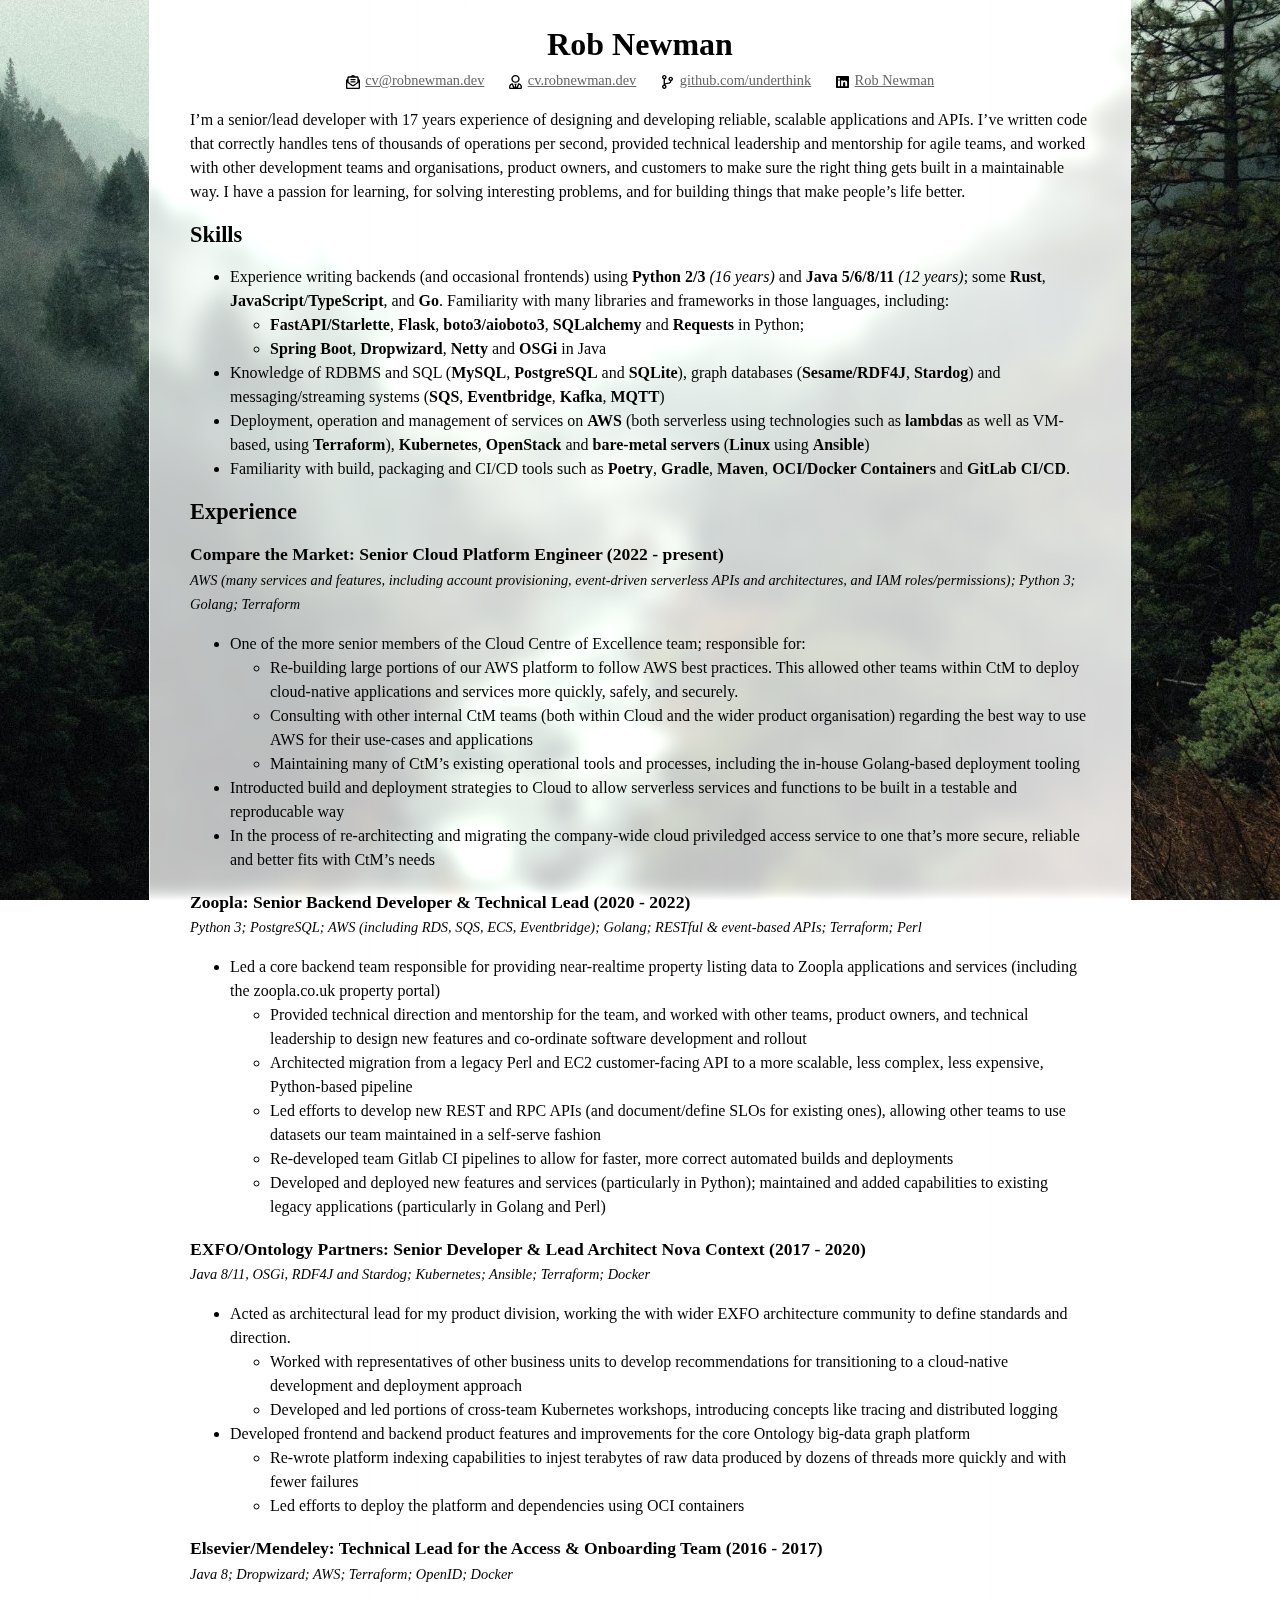
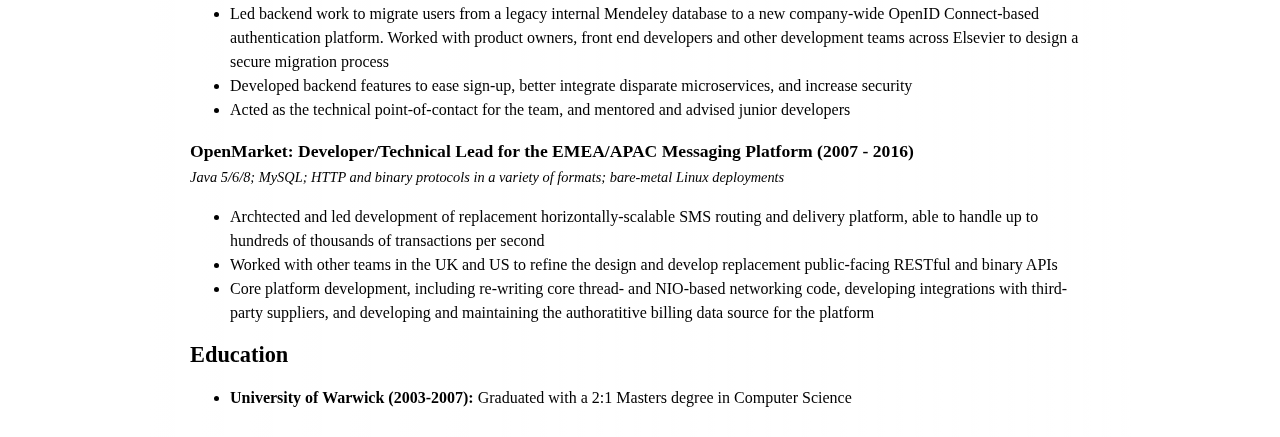
<file: index.html>
<!doctype html>
<html lang="en">

<head>
    <meta charset="utf-8">
    <title>Rob Newman: CV</title>

    <link href="https://fonts.googleapis.com/css2?family=Lato:wght@400;700&display=swap" rel="stylesheet">

    <link rel="stylesheet" href="r/general.css" />
    <link rel="stylesheet" href="r/display.css" media="screen" />
</head>

<body>

<div class="background">
    <div id="content">
    <h1 id="rob-newman">Rob Newman</h1>
    <h2 id="links">Links</h2>
    <ul>
    <li><a href="mailto:cv@robnewman.dev" class="mail">cv@robnewman.dev</a></li>
    <li><a href="http://cv.robnewman.dev/" class="cv">cv.robnewman.dev</a></li>
    <li><a href="https://github.com/underthink" class="git">github.com/underthink</a></li>
    <li><a href="https://www.linkedin.com/in/rob-newman-b65299b5/" class="linkedin">Rob Newman</a></li>
    </ul>
    <h2 id="summary">Summary</h2>
    <p>I’m a senior/lead developer with 17 years experience of designing and developing reliable, scalable applications and APIs. I’ve written code that correctly handles tens of thousands of operations per second, provided technical leadership and mentorship for agile teams, and worked with other development teams and organisations, product owners, and customers to make sure the right thing gets built in a maintainable way. I have a passion for learning, for solving interesting problems, and for building things that make people’s life better.</p>
    <h2 id="skills">Skills</h2>
    <ul>
    <li>Experience writing backends (and occasional frontends) using <strong>Python 2/3</strong> <em>(16 years)</em> and <strong>Java 5/6/8/11</strong> <em>(12 years)</em>; some <strong>Rust</strong>, <strong>JavaScript</strong>/<strong>TypeScript</strong>, and <strong>Go</strong>. Familiarity with many libraries and frameworks in those languages, including:
    <ul>
    <li><strong>FastAPI/Starlette</strong>, <strong>Flask</strong>, <strong>boto3/aioboto3</strong>, <strong>SQLalchemy</strong> and <strong>Requests</strong> in Python;</li>
    <li><strong>Spring Boot</strong>, <strong>Dropwizard</strong>, <strong>Netty</strong> and <strong>OSGi</strong> in Java</li>
    </ul></li>
    <li>Knowledge of RDBMS and SQL (<strong>MySQL</strong>, <strong>PostgreSQL</strong> and <strong>SQLite</strong>), graph databases (<strong>Sesame/RDF4J</strong>, <strong>Stardog</strong>) and messaging/streaming systems (<strong>SQS</strong>, <strong>Eventbridge</strong>, <strong>Kafka</strong>, <strong>MQTT</strong>)</li>
    <li>Deployment, operation and management of services on <strong>AWS</strong> (both serverless using technologies such as <strong>lambdas</strong> as well as VM-based, using <strong>Terraform</strong>), <strong>Kubernetes</strong>, <strong>OpenStack</strong> and <strong>bare-metal servers</strong> (<strong>Linux</strong> using <strong>Ansible</strong>)</li>
    <li>Familiarity with build, packaging and CI/CD tools such as <strong>Poetry</strong>, <strong>Gradle</strong>, <strong>Maven</strong>, <strong>OCI/Docker Containers</strong> and <strong>GitLab CI/CD</strong>.</li>
    </ul>
    <h2 id="experience">Experience</h2>
    <h3 id="compare-the-market-senior-cloud-platform-engineer-2022---present">Compare the Market: Senior Cloud Platform Engineer (2022 - present)</h3>
    <div class="job-skill-list">
    <p>AWS (many services and features, including account provisioning, event-driven serverless APIs and architectures, and IAM roles/permissions); Python 3; Golang; Terraform</p>
    </div>
    <ul>
    <li>One of the more senior members of the Cloud Centre of Excellence team; responsible for:
    <ul>
    <li>Re-building large portions of our AWS platform to follow AWS best practices. This allowed other teams within CtM to deploy cloud-native applications and services more quickly, safely, and securely.</li>
    <li>Consulting with other internal CtM teams (both within Cloud and the wider product organisation) regarding the best way to use AWS for their use-cases and applications</li>
    <li>Maintaining many of CtM’s existing operational tools and processes, including the in-house Golang-based deployment tooling</li>
    </ul></li>
    <li>Introducted build and deployment strategies to Cloud to allow serverless services and functions to be built in a testable and reproducable way</li>
    <li>In the process of re-architecting and migrating the company-wide cloud priviledged access service to one that’s more secure, reliable and better fits with CtM’s needs</li>
    </ul>
    <h3 id="zoopla-senior-backend-developer-technical-lead-2020---2022">Zoopla: Senior Backend Developer &amp; Technical Lead (2020 - 2022)</h3>
    <div class="job-skill-list">
    <p>Python 3; PostgreSQL; AWS (including RDS, SQS, ECS, Eventbridge); Golang; RESTful &amp; event-based APIs; Terraform; Perl</p>
    </div>
    <ul>
    <li>Led a core backend team responsible for providing near-realtime property listing data to Zoopla applications and services (including the zoopla.co.uk property portal)
    <ul>
    <li>Provided technical direction and mentorship for the team, and worked with other teams, product owners, and technical leadership to design new features and co-ordinate software development and rollout</li>
    <li>Architected migration from a legacy Perl and EC2 customer-facing API to a more scalable, less complex, less expensive, Python-based pipeline</li>
    <li>Led efforts to develop new REST and RPC APIs (and document/define SLOs for existing ones), allowing other teams to use datasets our team maintained in a self-serve fashion</li>
    <li>Re-developed team Gitlab CI pipelines to allow for faster, more correct automated builds and deployments</li>
    <li>Developed and deployed new features and services (particularly in Python); maintained and added capabilities to existing legacy applications (particularly in Golang and Perl)</li>
    </ul></li>
    </ul>
    <h3 id="exfoontology-partners-senior-developer-lead-architect-nova-context-2017---2020">EXFO/Ontology Partners: Senior Developer &amp; Lead Architect Nova Context (2017 - 2020)</h3>
    <div class="job-skill-list">
    <p>Java 8/11, OSGi, RDF4J and Stardog; Kubernetes; Ansible; Terraform; Docker</p>
    </div>
    <ul>
    <li>Acted as architectural lead for my product division, working the with wider EXFO architecture community to define standards and direction.
    <ul>
    <li>Worked with representatives of other business units to develop recommendations for transitioning to a cloud-native development and deployment approach</li>
    <li>Developed and led portions of cross-team Kubernetes workshops, introducing concepts like tracing and distributed logging</li>
    </ul></li>
    <li>Developed frontend and backend product features and improvements for the core Ontology big-data graph platform
    <ul>
    <li>Re-wrote platform indexing capabilities to injest terabytes of raw data produced by dozens of threads more quickly and with fewer failures</li>
    <li>Led efforts to deploy the platform and dependencies using OCI containers</li>
    </ul></li>
    </ul>
    <h3 id="elseviermendeley-technical-lead-for-the-access-onboarding-team-2016---2017">Elsevier/Mendeley: Technical Lead for the Access &amp; Onboarding Team (2016 - 2017)</h3>
    <div class="job-skill-list">
    <p>Java 8; Dropwizard; AWS; Terraform; OpenID; Docker</p>
    </div>
    <ul>
    <li>Led backend work to migrate users from a legacy internal Mendeley database to a new company-wide OpenID Connect-based authentication platform. Worked with product owners, front end developers and other development teams across Elsevier to design a secure migration process</li>
    <li>Developed backend features to ease sign-up, better integrate disparate microservices, and increase security</li>
    <li>Acted as the technical point-of-contact for the team, and mentored and advised junior developers</li>
    </ul>
    <h3 id="openmarket-developertechnical-lead-for-the-emeaapac-messaging-platform-2007---2016">OpenMarket: Developer/Technical Lead for the EMEA/APAC Messaging Platform (2007 - 2016)</h3>
    <div class="job-skill-list">
    <p>Java 5/6/8; MySQL; HTTP and binary protocols in a variety of formats; bare-metal Linux deployments</p>
    </div>
    <ul>
    <li>Archtected and led development of replacement horizontally-scalable SMS routing and delivery platform, able to handle up to hundreds of thousands of transactions per second</li>
    <li>Worked with other teams in the UK and US to refine the design and develop replacement public-facing RESTful and binary APIs</li>
    <li>Core platform development, including re-writing core thread- and NIO-based networking code, developing integrations with third-party suppliers, and developing and maintaining the authoratitive billing data source for the platform</li>
    </ul>
    <h2 id="education">Education</h2>
    <ul>
    <li><strong>University of Warwick (2003-2007):</strong> Graduated with a 2:1 Masters degree in Computer Science</li>
    </ul>
    </div>
</div>
</body>

</html>
</file>
<file: r/general.css>
h1 {
    margin-bottom: 10px;
}

body {
    font-family: 'Merriweather', serif;
    line-height: 1.5rem;
}

h1 {
    text-align: center;
}

h2#links + ul {
    padding: 0 0 0 20px;
    text-align: center;
    margin-top: 0;
    color: #666;
}

h2#links + ul li {
    font-size: 0.9rem;
    display: inline-block;
    padding-right: 20px;
}

h2#links + ul li a, h2#links + ul li a:visited {
    color: #666;
    vertical-align: middle;
}

h2#links + ul li a::before {
    height: 0.9rem;
    width: 0.9rem;
    margin-right: 5px;
    display: inline-flex;
    content: '';
    vertical-align: middle;
}

h2#links + ul li a.mail::before {
    background: url("data:image/svg+xml,%3Csvg xmlns='http://www.w3.org/2000/svg' viewBox='0 0 512 512'%3E%3C!-- Font Awesome Pro 5.15.4 by @fontawesome - https://fontawesome.com License - https://fontawesome.com/license (Commercial License) --%3E%3Cpath d='M494.59 164.52c-1.52-1.26-13.86-11.2-30.59-24.66V96c0-26.51-21.49-48-48-48h-66.13C327.24 28.85 293.77 0 256 0c-37.65 0-70.9 28.63-93.85 48H96c-26.51 0-48 21.49-48 48v43.85c-16.81 13.52-29.15 23.46-30.48 24.56A48.002 48.002 0 0 0 0 201.48V464c0 26.51 21.49 48 48 48h416c26.51 0 48-21.49 48-48V201.51c0-14.31-6.38-27.88-17.41-36.99zM96 96h320v156.66c-36.26 29.32-78.69 63.67-86.59 69.95C311.25 337.12 279.6 368 256 368c-23.69 0-55.86-31.37-73.41-45.39-7.9-6.28-50.33-40.64-86.59-69.97V96zm368 362c0 3.31-2.69 6-6 6H54c-3.31 0-6-2.69-6-6V275.56c38.96 31.48 95.95 77.65 104.66 84.58C174.71 377.76 212.55 416 256 416c43.21 0 80.64-37.72 103.34-55.86 9-7.15 65.84-53.19 104.66-84.56V458zM176 192h160c8.84 0 16-7.16 16-16v-16c0-8.84-7.16-16-16-16H176c-8.84 0-16 7.16-16 16v16c0 8.84 7.16 16 16 16zm176 64v-16c0-8.84-7.16-16-16-16H176c-8.84 0-16 7.16-16 16v16c0 8.84 7.16 16 16 16h160c8.84 0 16-7.16 16-16z'/%3E%3C/svg%3E") no-repeat center top;
}

h2#links + ul li a.cv::before {
    background: url("data:image/svg+xml,%3Csvg xmlns='http://www.w3.org/2000/svg' viewBox='0 0 448 512'%3E%3C!-- Font Awesome Pro 5.15.4 by @fontawesome - https://fontawesome.com License - https://fontawesome.com/license (Commercial License) --%3E%3Cpath d='M224 288c79.5 0 144-64.5 144-144S303.5 0 224 0 80 64.5 80 144s64.5 144 144 144zm0-240c52.9 0 96 43.1 96 96s-43.1 96-96 96-96-43.1-96-96 43.1-96 96-96zm91.9 256.2l-56.5 154.5L240 376l32-56h-96l32 56-19.5 82.7L132 304.2C58.9 305.5 0 365 0 438.4V464c0 26.5 21.5 48 48 48h352c26.5 0 48-21.5 48-48v-25.6c0-73.4-58.9-132.9-132.1-134.2zM96 464H48v-25.6c0-35.4 21.9-66.2 53-79.4l38.4 105H96zm304 0h-91.3L347 359c31 13.2 53 44 53 79.4V464z'/%3E%3C/svg%3E") no-repeat center top;
}

h2#links + ul li a.git::before {
    background: url("data:image/svg+xml,%3Csvg xmlns='http://www.w3.org/2000/svg' viewBox='0 0 384 512'%3E%3C!-- Font Awesome Pro 5.15.4 by @fontawesome - https://fontawesome.com License - https://fontawesome.com/license (Commercial License) --%3E%3Cpath d='M384 144c0-44.2-35.8-80-80-80s-80 35.8-80 80c0 36.4 24.3 67.1 57.5 76.8-.6 16.1-4.2 28.5-11 36.9-15.4 19.2-49.3 22.4-85.2 25.7-28.2 2.6-57.4 5.4-81.3 16.9v-144c32.5-10.2 56-40.5 56-76.3 0-44.2-35.8-80-80-80S0 35.8 0 80c0 35.8 23.5 66.1 56 76.3v199.3C23.5 365.9 0 396.2 0 432c0 44.2 35.8 80 80 80s80-35.8 80-80c0-34-21.2-63.1-51.2-74.6 3.1-5.2 7.8-9.8 14.9-13.4 16.2-8.2 40.4-10.4 66.1-12.8 42.2-3.9 90-8.4 118.2-43.5 14-17.4 21.1-39.8 21.6-67.9 31.6-10.7 54.4-40.6 54.4-75.8zM80 48c17.6 0 32 14.4 32 32s-14.4 32-32 32-32-14.4-32-32 14.4-32 32-32zm0 416c-17.6 0-32-14.4-32-32s14.4-32 32-32 32 14.4 32 32-14.4 32-32 32zm224-288c-17.6 0-32-14.4-32-32s14.4-32 32-32 32 14.4 32 32-14.4 32-32 32z'/%3E%3C/svg%3E") no-repeat center top;
}

h2#links + ul li a.linkedin::before {
    background: url("data:image/svg+xml,%3Csvg xmlns='http://www.w3.org/2000/svg' viewBox='0 0 448 512'%3E%3C!--!Font Awesome Free 6.6.0 by @fontawesome - https://fontawesome.com License - https://fontawesome.com/license/free Copyright 2024 Fonticons, Inc.--%3E%3Cpath d='M416 32H31.9C14.3 32 0 46.5 0 64.3v383.4C0 465.5 14.3 480 31.9 480H416c17.6 0 32-14.5 32-32.3V64.3c0-17.8-14.4-32.3-32-32.3zM135.4 416H69V202.2h66.5V416zm-33.2-243c-21.3 0-38.5-17.3-38.5-38.5S80.9 96 102.2 96c21.2 0 38.5 17.3 38.5 38.5 0 21.3-17.2 38.5-38.5 38.5zm282.1 243h-66.4V312c0-24.8-.5-56.7-34.5-56.7-34.6 0-39.9 27-39.9 54.9V416h-66.4V202.2h63.7v29.2h.9c8.9-16.8 30.6-34.5 62.9-34.5 67.2 0 79.7 44.3 79.7 101.9V416z'/%3E%3C/svg%3E") no-repeat center top;
}

h2#links {
    display: none;
}

h2#summary {
    display: none;
}

h2 {
    font-size: 1.4rem;
}

h3 {
    font-size: 1.1rem;
    margin-bottom: 0;
}

.job-skill-list p {
    font-size: 0.9rem;
    margin-top: 0.1rem;
    font-style: italic;
}
</file>
<file: r/display.css>
#content {
    max-width: 900px;
    margin: 0 auto;
    -webkit-backdrop-filter: blur(10px) brightness(1.8);
    backdrop-filter: blur(10px) brightness(1.8);
    background: linear-gradient(90deg, rgba(255,255,255,0.7301295518207283) 0%, rgba(255,255,255,0.7021183473389356) 35%, rgba(255,255,255,0.8365721288515406) 100%);
    padding: 10px 40px;
    line-height: 1.5rem;
    border: 1px solid rgba(255, 255, 255, 0.5);
}

body {

    margin-top: 0;
    margin-bottom: 0;
    background: url("bg.jpg") no-repeat fixed;
    background-size: cover;
}
</file>
